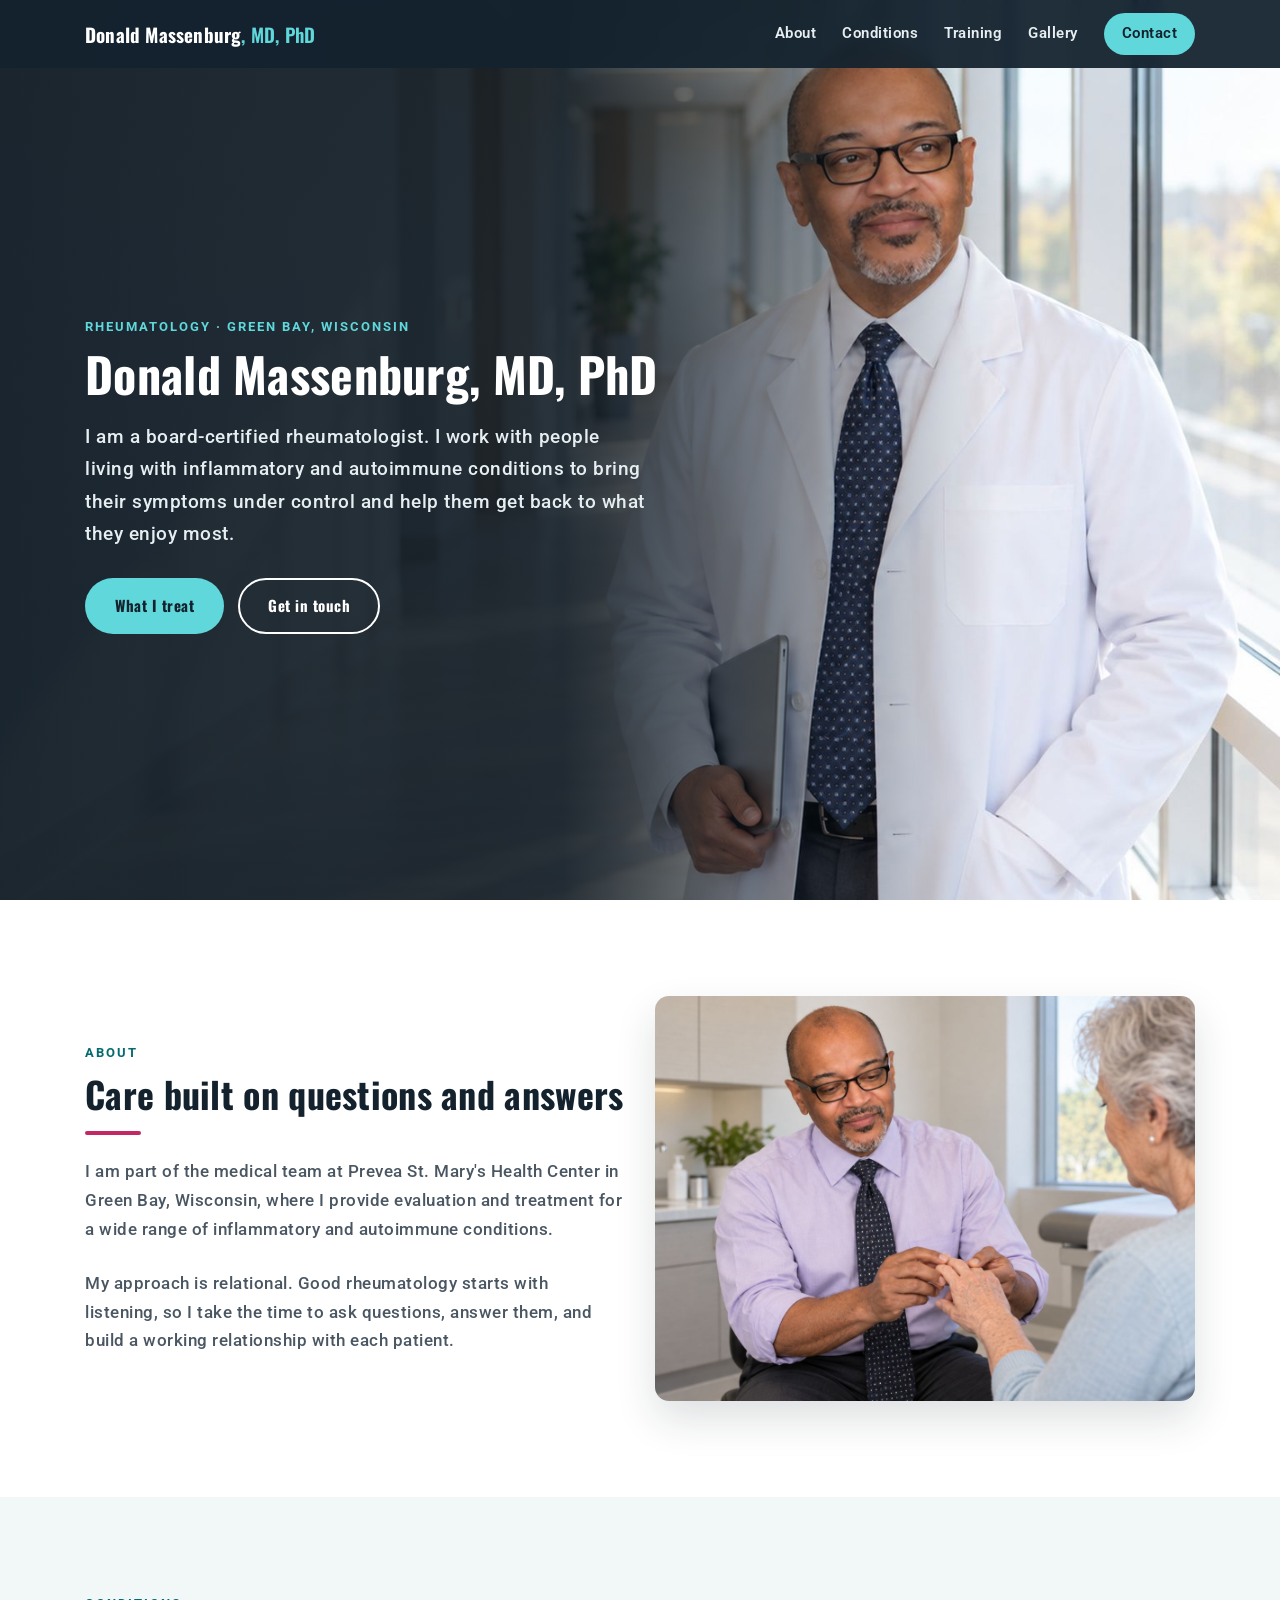
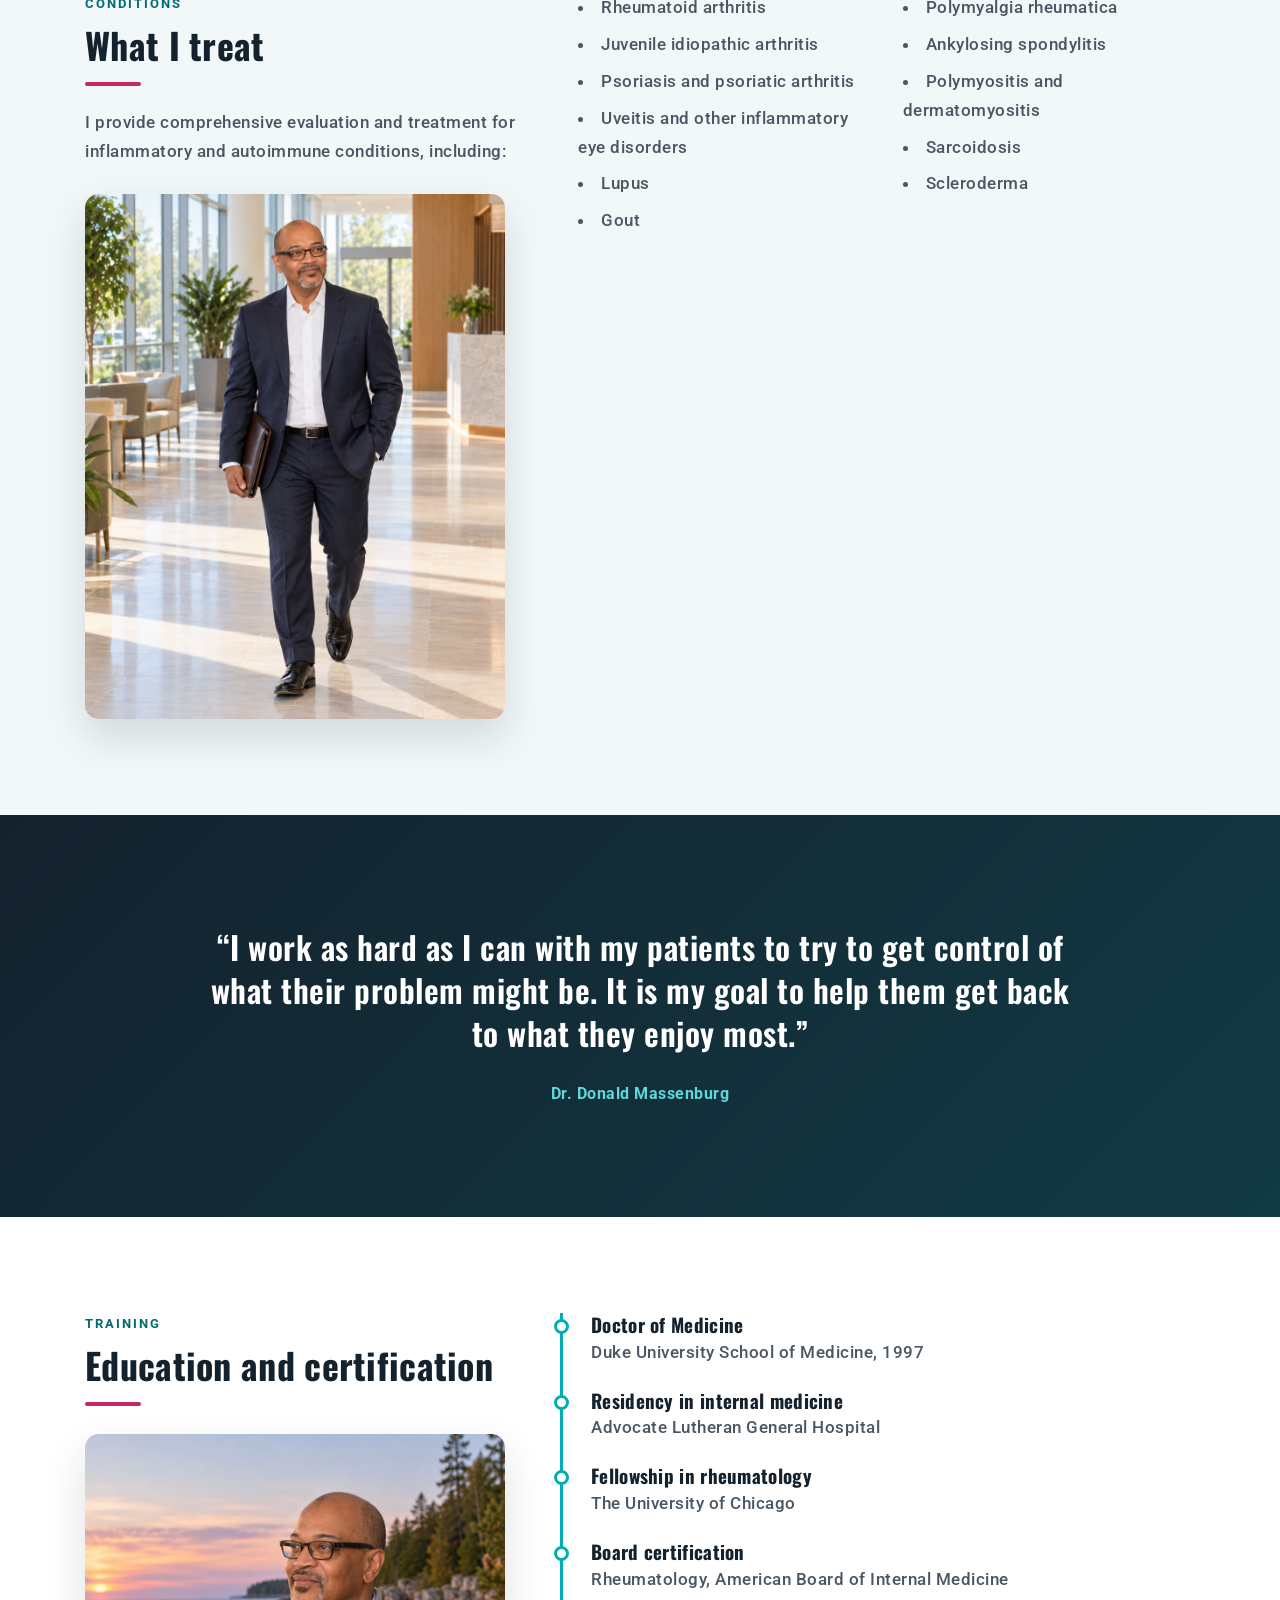
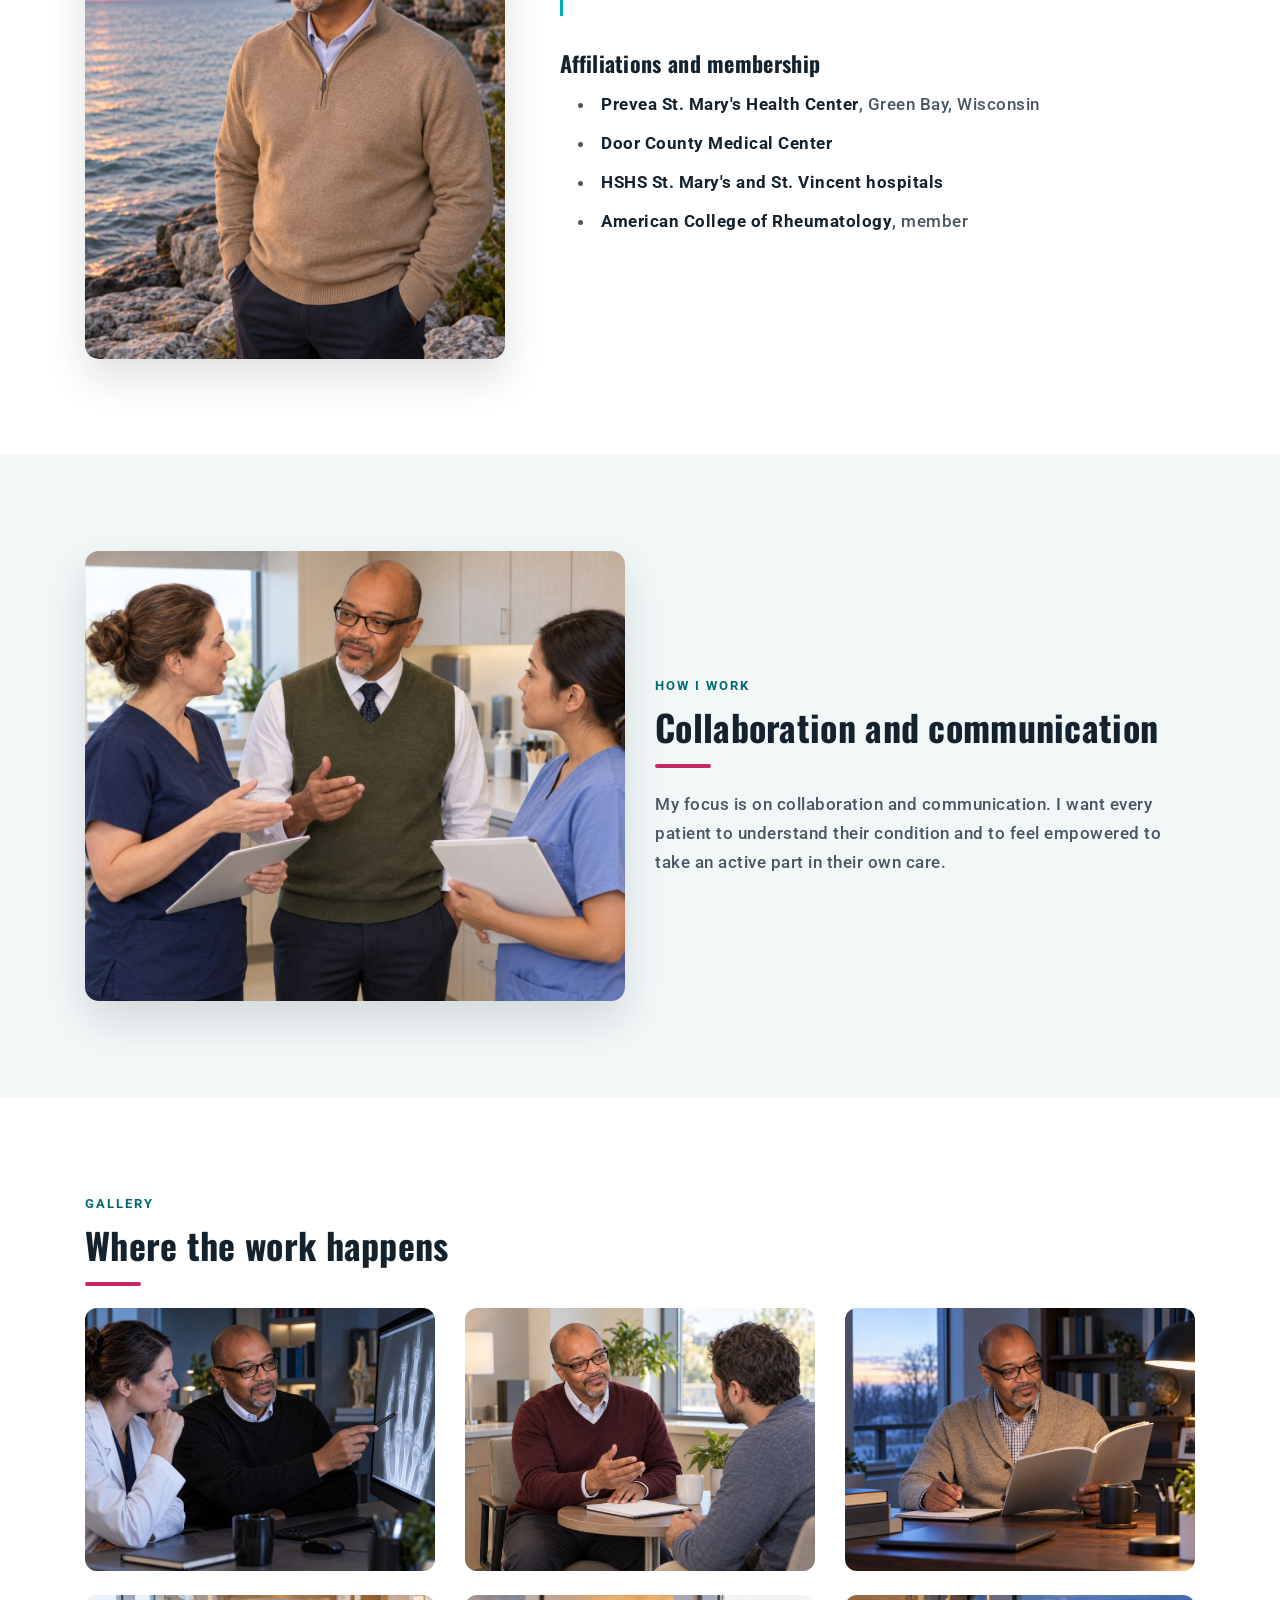
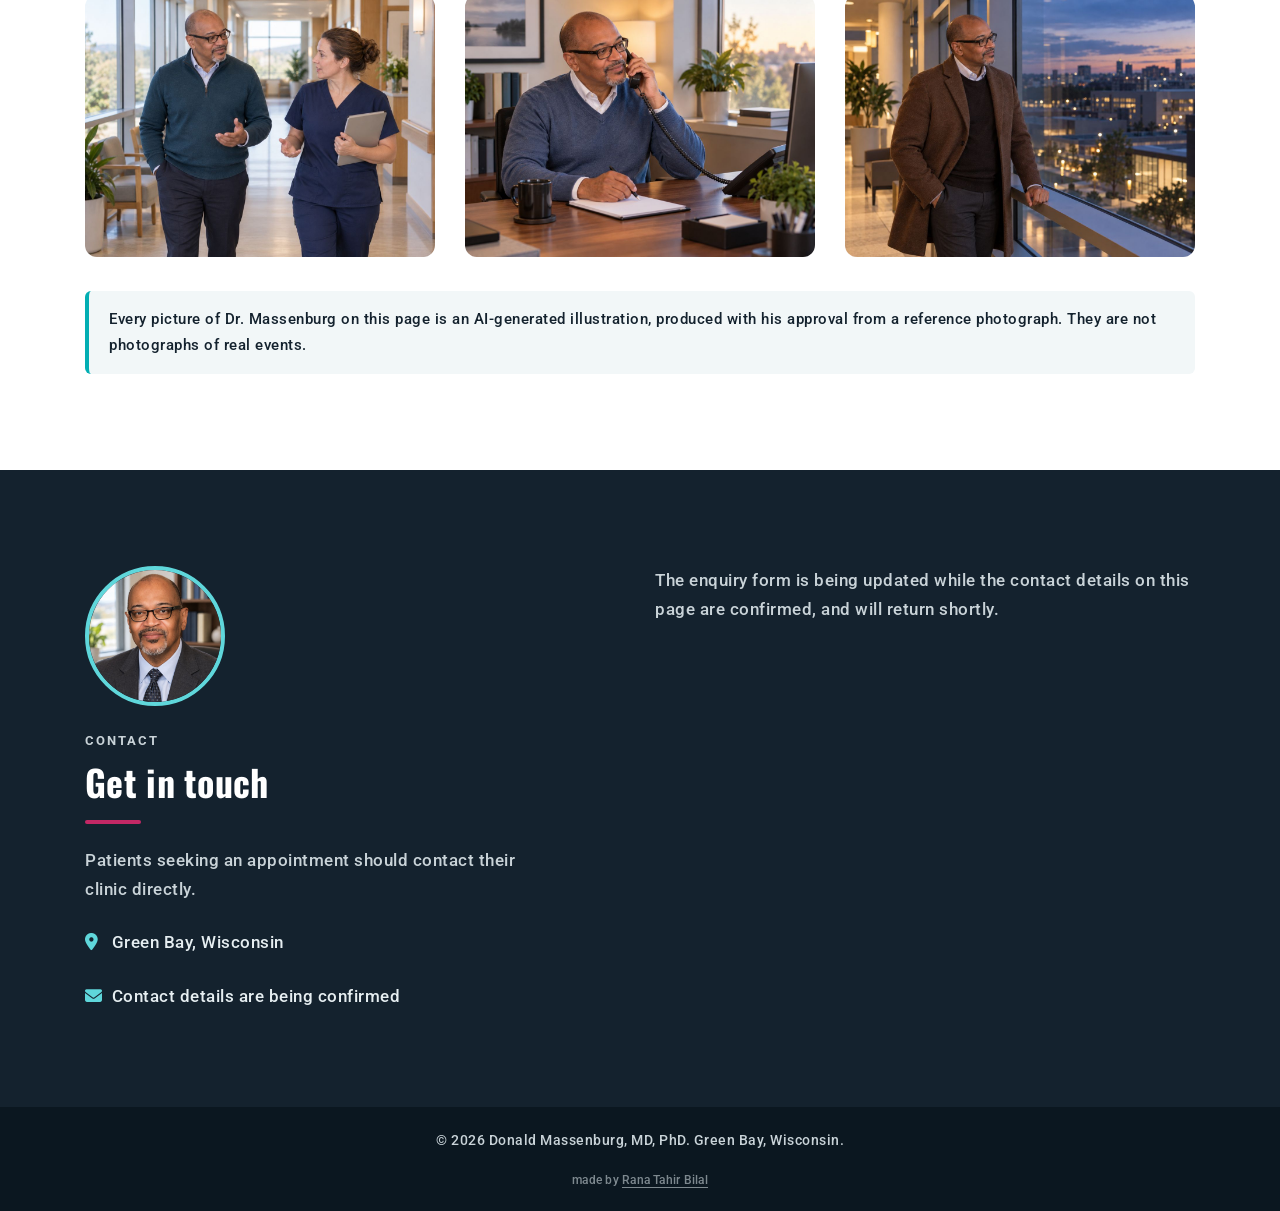
<file: index.html>
<!DOCTYPE html>
<html lang="en">
<head>
<meta charset="utf-8">
<meta name="viewport" content="width=device-width, initial-scale=1">
<title>Dr. Donald Massenburg, MD, PhD | Rheumatologist, Green Bay</title>
<meta name="description" content="Donald Massenburg, MD, PhD: a board-certified rheumatologist in Green Bay, Wisconsin, caring for people with arthritis, lupus, gout and other inflammatory and autoimmune conditions.">
<!-- WHILE ON github.io: keep noindex. WHEN MOVED TO HIS OWN DOMAIN: delete the next line and change robots.txt to "Allow: /". -->
<meta name="robots" content="noindex, nofollow">
<link rel="icon" href="img/favicon.png">
<link rel="preconnect" href="https://fonts.googleapis.com">
<link rel="preconnect" href="https://fonts.gstatic.com" crossorigin>
<link rel="stylesheet" href="https://fonts.googleapis.com/css2?family=Oswald:wght@400;500;600&family=Roboto:wght@400;500;700&display=swap">
<link rel="stylesheet" href="vendor/css/bundle.min.css">
<!-- Own stylesheet last so it wins the cascade -->
<link rel="stylesheet" href="css/dm-site.css">
</head>
<body>

<a class="dm-skip" href="#dm-main">Skip to content</a>

<!-- Header: written fresh; the demo's nav script is not used. -->
<header class="dm-header" id="dm-header">
  <div class="container dm-header-row">
    <a class="dm-brand" href="#top">Donald Massenburg<span>, MD, PhD</span></a>
    <nav class="dm-nav" aria-label="Main">
      <a href="#about-sec">About</a>
      <a href="#skill-sec">Conditions</a>
      <a href="#team-section">Training</a>
      <a href="#lastest-blog">Gallery</a>
      <a href="#contact-sec" class="dm-nav-cta">Contact</a>
    </nav>
    <button class="dm-burger" id="dm-burger" aria-label="Open menu" aria-expanded="false" aria-controls="dm-drawer"><i class="fas fa-bars" aria-hidden="true"></i></button>
  </div>
</header>

<div class="dm-drawer" id="dm-drawer" aria-hidden="true">
  <button class="dm-drawer-close" id="dm-drawer-close" aria-label="Close menu"><svg width="22" height="22" viewBox="0 0 24 24" aria-hidden="true" focusable="false"><path d="M5 5l14 14M19 5L5 19" stroke="currentColor" stroke-width="2.4" stroke-linecap="round"/></svg></button>
  <nav aria-label="Mobile">
    <a href="#about-sec">About</a>
    <a href="#skill-sec">Conditions</a>
    <a href="#team-section">Training</a>
    <a href="#lastest-blog">Gallery</a>
    <a href="#contact-sec">Contact</a>
  </nav>
  <p class="dm-drawer-note">Board-certified rheumatologist, Green Bay, Wisconsin</p>
</div>

<main id="dm-main">

<!-- HERO (demo shell: banner). Demo slider removed. -->
<section id="banner" class="dm-hero" aria-label="Introduction">
  <span id="top"></span>
  <div class="container">
    <div class="dm-hero-text">
      <p class="dm-eyebrow dm-eyebrow-lift">Rheumatology &middot; Green Bay, Wisconsin</p>
      <h1>Donald Massenburg, MD, PhD</h1>
      <p class="dm-hero-lede">I am a board-certified rheumatologist. I work with people living with inflammatory and autoimmune conditions to bring their symptoms under control and help them get back to what they enjoy most.</p>
      <div class="dm-hero-actions">
        <a class="dm-btn dm-btn-solid" href="#skill-sec">What I treat</a>
        <a class="dm-btn dm-btn-ghost" href="#contact-sec">Get in touch</a>
      </div>
    </div>
  </div>
</section>

<!-- ABOUT (demo shell: #about-sec) -->
<section id="about-sec" class="about-sec dm-section">
  <div class="container">
    <div class="row align-items-center">
      <div class="col-lg-6 mb-5 mb-lg-0">
        <p class="dm-eyebrow">About</p>
        <h2 class="dm-h2">Care built on questions and answers</h2>
        <p>I am part of the medical team at Prevea St. Mary's Health Center in Green Bay, Wisconsin, where I provide evaluation and treatment for a wide range of inflammatory and autoimmune conditions.</p>
        <p>My approach is relational. Good rheumatology starts with listening, so I take the time to ask questions, answer them, and build a working relationship with each patient.</p>
        <!-- Needs Client Confirmation: current role at Prevea (the employer profile page no longer displays; the release is dated September 2025). -->
      </div>
      <div class="col-lg-6">
        <figure class="dm-figure"><img src="img/research.jpg" width="1200" height="900" alt="Dr. Massenburg gently examining the finger joints of an older woman" loading="lazy"></figure>
      </div>
    </div>
  </div>
</section>

<!-- CONDITIONS (demo shell: #skill-sec). Progress bars removed. -->
<section id="skill-sec" class="skill-sec dm-section dm-soft">
  <div class="container">
    <div class="row">
      <div class="col-lg-5 mb-5 mb-lg-0">
        <p class="dm-eyebrow">Conditions</p>
        <h2 class="dm-h2">What I treat</h2>
        <p>I provide comprehensive evaluation and treatment for inflammatory and autoimmune conditions, including:</p>
        <figure class="dm-figure dm-figure-tall"><img src="img/company.jpg" width="960" height="1200" alt="Dr. Massenburg walking through a clinic lobby" loading="lazy"></figure>
      </div>
      <div class="col-lg-7">
        <ul class="dm-conditions">
          <li>Rheumatoid arthritis</li>
          <li>Juvenile idiopathic arthritis</li>
          <li>Psoriasis and psoriatic arthritis</li>
          <li>Uveitis and other inflammatory eye disorders</li>
          <li>Lupus</li>
          <li>Gout</li>
          <li>Polymyalgia rheumatica</li>
          <li>Ankylosing spondylitis</li>
          <li>Polymyositis and dermatomyositis</li>
          <li>Sarcoidosis</li>
          <li>Scleroderma</li>
        </ul>
      </div>
    </div>
  </div>
</section>

<!-- QUOTE (demo shell: #testimonial-sec). Invented testimonials removed. -->
<section id="testimonial-sec" class="dm-band dm-band-a" aria-label="In his words">
  <div class="container">
    <blockquote class="dm-quote">
      <p>&ldquo;I work as hard as I can with my patients to try to get control of what their problem might be. It is my goal to help them get back to what they enjoy most.&rdquo;</p>
      <footer>Dr. Donald Massenburg</footer>
    </blockquote>
  </div>
</section>

<!-- TRAINING (demo shell: #team-section) -->
<section id="team-section" class="dm-section">
  <div class="container">
    <div class="row">
      <div class="col-lg-5 mb-5 mb-lg-0">
        <p class="dm-eyebrow">Training</p>
        <h2 class="dm-h2">Education and certification</h2>
        <figure class="dm-figure dm-figure-tall"><img src="img/career.jpg" width="960" height="1200" alt="Dr. Massenburg at dusk by the water, looking out" loading="lazy"></figure>
      </div>
      <div class="col-lg-7">
        <ol class="dm-timeline">
          <li><h3>Doctor of Medicine</h3><p>Duke University School of Medicine, 1997</p></li>
          <li><h3>Residency in internal medicine</h3><p>Advocate Lutheran General Hospital</p></li>
          <li><h3>Fellowship in rheumatology</h3><p>The University of Chicago</p></li>
          <li><h3>Board certification</h3><p>Rheumatology, American Board of Internal Medicine</p></li>
        </ol>
        <!-- Needs Client Confirmation: field, institution and year of the PhD; residency and fellowship years. None published, none shown. -->
        <h3 class="dm-h3">Affiliations and membership</h3>
        <ul class="dm-list">
          <li><strong>Prevea St. Mary's Health Center</strong>, Green Bay, Wisconsin</li>
          <li><strong>Door County Medical Center</strong></li>
          <li><strong>HSHS St. Mary's and St. Vincent hospitals</strong></li>
          <li><strong>American College of Rheumatology</strong>, member</li>
        </ul>
      </div>
    </div>
  </div>
</section>

<!-- TEAM CARE (demo shell: #company-portfolio-section) -->
<section id="company-portfolio-section" class="dm-section dm-soft">
  <div class="container">
    <div class="row align-items-center">
      <div class="col-lg-6 order-lg-2 mb-5 mb-lg-0">
        <p class="dm-eyebrow">How I work</p>
        <h2 class="dm-h2">Collaboration and communication</h2>
        <p>My focus is on collaboration and communication. I want every patient to understand their condition and to feel empowered to take an active part in their own care.</p>
      </div>
      <div class="col-lg-6 order-lg-1">
        <figure class="dm-figure"><img src="img/mission.jpg" width="1200" height="1000" alt="Dr. Massenburg in conversation with members of his care team" loading="lazy"></figure>
      </div>
    </div>
  </div>
</section>

<!-- GALLERY (demo shell: #lastest-blog). Blog posts and #brand logo carousel removed. -->
<section id="lastest-blog" class="dm-section">
  <div class="container">
    <p class="dm-eyebrow">Gallery</p>
    <h2 class="dm-h2">Where the work happens</h2>
    <div class="row dm-gallery">
      <div class="col-sm-6 col-lg-4"><figure><img src="img/plate-1.jpg" width="1200" height="900" loading="lazy" alt="Reviewing a hand X-ray with a colleague"></figure></div>
      <div class="col-sm-6 col-lg-4"><figure><img src="img/plate-2.jpg" width="1200" height="900" loading="lazy" alt="Explaining a treatment plan to a patient"></figure></div>
      <div class="col-sm-6 col-lg-4"><figure><img src="img/plate-3.jpg" width="1200" height="900" loading="lazy" alt="Reading early in the morning"></figure></div>
      <div class="col-sm-6 col-lg-4"><figure><img src="img/plate-4.jpg" width="1200" height="900" loading="lazy" alt="Walking a hospital corridor with a nurse"></figure></div>
      <div class="col-sm-6 col-lg-4"><figure><img src="img/plate-5.jpg" width="1200" height="900" loading="lazy" alt="On the phone with a patient in his office"></figure></div>
      <div class="col-sm-6 col-lg-4"><figure><img src="img/plate-6.jpg" width="1200" height="900" loading="lazy" alt="A quiet moment at a window at the end of the day"></figure></div>
    </div>
    <p class="dm-disclosure">Every picture of Dr. Massenburg on this page is an AI-generated illustration, produced with his approval from a reference photograph. They are not photographs of real events.</p>
  </div>
</section>

<!-- CONTACT (demo shell: #contact-sec). Posts to FormSubmit at the client's own address. -->
<section id="contact-sec" class="dm-contact">
  <div class="container">
    <div class="row">
      <div class="col-lg-5 mb-5 mb-lg-0">
        <img class="dm-contact-portrait" src="img/portrait.jpg" width="960" height="1200" alt="Portrait of Dr. Donald Massenburg" loading="lazy">
        <p class="dm-eyebrow dm-eyebrow-lift">Contact</p>
        <h2 class="dm-h2">Get in touch</h2>
        <p>Patients seeking an appointment should contact their clinic directly.</p>
        <p class="dm-contact-line"><i class="fas fa-map-marker-alt" aria-hidden="true"></i> Green Bay, Wisconsin</p>
        <p class="dm-contact-line"><i class="fas fa-envelope" aria-hidden="true"></i> Contact details are being confirmed</p>
      </div>
      <div class="col-lg-6 offset-lg-1">
        <!-- Enquiry form withdrawn 2026-10-06. The address it delivered to,
             donaldmassenburg@yahoo.com, hard bounced on 6 October, so every message sent
             through this form would have been accepted by the page and then silently lost.
             A form that discards enquiries is worse than no form. Restore it, with the
             original markup below, the moment a working address is confirmed.
        <form class="dm-form" action="https://formsubmit.co/REPLACE-WITH-WORKING-ADDRESS" method="POST">
          <input type="hidden" name="_subject" value="New enquiry from your website">
          <input type="hidden" name="_template" value="table">
          <input type="hidden" name="_next" value="https://ranatahirbilal.github.io/donald-massenburg/#contact-sec">
          <input type="text" name="_honey" class="dm-honey" tabindex="-1" autocomplete="off" aria-hidden="true">
          <label for="dm-name">Name</label>
          <input id="dm-name" type="text" name="name" required autocomplete="name">
          <label for="dm-email">Email</label>
          <input id="dm-email" type="email" name="email" required autocomplete="email">
          <label for="dm-msg">Message</label>
          <textarea id="dm-msg" name="message" rows="5" required></textarea>
          <p class="dm-small dm-form-note">Please do not include medical details in this form.</p>
          <button type="submit" class="dm-btn dm-btn-solid">Send message</button>
        </form>
        -->
        <div class="dm-form">
          <p>The enquiry form is being updated while the contact details on this page are confirmed, and will return shortly.</p>
        </div>
      </div>
    </div>
  </div>
</section>

</main>

<footer class="dm-foot">
  <div class="container">
    <p>&copy; <span id="dm-year">2026</span> Donald Massenburg, MD, PhD. Green Bay, Wisconsin.</p>
  </div>

<p style="margin:18px 0 0;font-size:12px;line-height:1.5;opacity:.6;letter-spacing:.02em">made by <a href="https://ranatahirbilal.com" rel="nofollow noopener" target="_blank" style="color:inherit;text-decoration:none;border-bottom:1px solid currentColor">Rana Tahir Bilal</a></p>
</footer>

<script src="js/dm-site.js"></script>
</body>
</html>
</file>
<file: css/dm-site.css>
/* Donald Massenburg site. Built on the MegaOne "brooklyn" demo shell (section ids kept).
   All site styles use the dm- prefix. Loaded last.
   Palette follows the demo's teal with its magenta as a warm second accent, darkened until it passes AA. */
:root{
  --dm-ink:#14222E;       /* 16.18 on white */
  --dm-muted:#4A5763;     /*  7.41 on white, 6.86 on --dm-soft */
  --dm-soft:#F2F7F8;
  --dm-acc:#02AEB3;       /* the demo teal: rules and bars only (2.72 on white, never text) */
  --dm-acc-ink:#036B6F;   /*  6.29 on white, 5.83 on --dm-soft: small text on light */
  --dm-acc-lift:#5FD7DB;  /*  9.42 on --dm-ink: small text on dark */
  --dm-green:#C32865;     /* the demo magenta, decorative bars only */
  --dm-line:#D6E3E6;
}

html{scroll-behavior:smooth;scroll-padding-top:76px}
body{font-family:'Roboto',Arial,sans-serif;color:var(--dm-ink);background:#fff;font-size:17px;line-height:1.7;margin:0}
h1,h2,h3,.dm-brand{font-family:'Oswald',Arial,sans-serif;letter-spacing:.3px}
a{color:var(--dm-acc-ink)}
a:hover{color:var(--dm-ink)}
img{max-width:100%;height:auto;display:block}
p{color:var(--dm-muted)}

.dm-skip{position:absolute;left:-999px;top:0;background:#fff;color:var(--dm-ink);padding:8px 14px;z-index:100}
.dm-skip:focus{left:8px}

/* Header: fixed at top (the demo pinned its nav to the foot of the hero) */
.dm-header{position:fixed;top:0;left:0;right:0;z-index:50;background:rgba(20,34,46,.94);backdrop-filter:blur(6px)}
.dm-header-row{display:flex;align-items:center;justify-content:space-between;height:68px}
.dm-brand{color:#fff;font-weight:800;font-size:19px;text-decoration:none;letter-spacing:.2px}
.dm-brand span{color:var(--dm-acc-lift);font-weight:600}
.dm-brand:hover{color:#fff}
.dm-nav{display:flex;gap:26px;align-items:center}
.dm-nav a{color:#E6EEF1;font-weight:600;font-size:15px;text-decoration:none}
.dm-nav a:hover{color:var(--dm-acc-lift)}
.dm-nav .dm-nav-cta{background:var(--dm-acc-lift);color:var(--dm-ink);padding:8px 18px;border-radius:30px}
.dm-nav .dm-nav-cta:hover{background:#fff;color:var(--dm-ink)}
.dm-burger{display:none;background:none;border:0;color:#fff;font-size:24px;padding:6px 8px;cursor:pointer}

.dm-drawer{position:fixed;top:0;right:0;bottom:0;width:300px;max-width:85vw;background:var(--dm-ink);z-index:60;transform:translateX(100%);transition:transform .3s ease;padding:70px 30px 30px;visibility:hidden}
.dm-drawer.is-open{transform:none;visibility:visible}
.dm-drawer nav a{display:block;color:#fff;font-family:'Oswald',Arial,sans-serif;font-weight:600;font-size:20px;text-decoration:none;padding:10px 0;border-bottom:1px solid rgba(255,255,255,.12)}
.dm-drawer nav a:hover{color:var(--dm-acc-lift)}
.dm-drawer-close{position:absolute;top:18px;right:20px;background:none;border:0;color:#fff;font-size:26px;cursor:pointer}
.dm-drawer-note{color:#C9D3D8;font-size:14px;margin-top:24px}

/* Hero. The demo's .background-carousal carried a carousel and absolute slabs; reset them. */
.dm-hero{position:relative;min-height:100vh;padding:140px 0 90px;
  background:#14222E url(../img/hero.jpg) center right/cover no-repeat;display:flex;align-items:center}
.dm-hero::before{content:"";position:absolute;inset:0; /* measured: lede needs the dark zone to reach ~60% */
  background:linear-gradient(90deg,rgba(12,24,34,.93) 0%,rgba(12,24,34,.88) 44%,rgba(12,24,34,.5) 60%,rgba(12,24,34,0) 78%)}
.dm-hero .container{position:relative}
.dm-hero-text{max-width:660px}
.dm-hero-lede{max-width:560px}
.dm-hero h1{color:#fff;font-weight:800;font-size:48px;line-height:1.1;margin:10px 0 20px}
.dm-hero-lede{color:#E6EEF1;font-size:19px}
.dm-hero-actions{display:flex;flex-wrap:wrap;gap:14px;margin-top:28px}

.dm-eyebrow{text-transform:uppercase;letter-spacing:2px;font-weight:700;font-size:13px;color:var(--dm-acc-ink);margin-bottom:8px}
.dm-eyebrow-lift{color:var(--dm-acc-lift)}

.dm-btn{display:inline-block;font-family:'Oswald',Arial,sans-serif;font-weight:700;font-size:15px;padding:13px 28px;border-radius:40px;text-decoration:none;border:2px solid transparent;cursor:pointer}
.dm-btn-solid{background:var(--dm-acc-lift);color:var(--dm-ink)}
.dm-btn-solid:hover{background:#fff;color:var(--dm-ink)}
.dm-btn-ghost{border-color:#fff;color:#fff}
.dm-btn-ghost:hover{background:#fff;color:var(--dm-ink)}

.dm-section{padding:96px 0}
.dm-soft{background:var(--dm-soft)}
.dm-h2{font-size:36px;font-weight:700;line-height:1.2;margin-bottom:22px;color:var(--dm-ink)}
.dm-h2::after{content:"";display:block;width:56px;height:4px;background:var(--dm-green);margin-top:16px;border-radius:2px}
.dm-h3{font-size:22px;font-weight:700;margin:34px 0 14px}

.dm-figure{margin:0;border-radius:14px;overflow:hidden;box-shadow:0 18px 40px rgba(20,34,46,.14)}
.dm-figure-tall{margin-top:28px;max-width:420px}

.dm-cards{margin-top:60px}
.dm-card{background:#fff;border:1px solid var(--dm-line);border-top:4px solid var(--dm-acc);border-radius:12px;padding:30px 26px;height:100%}
.dm-card i{font-size:30px;color:var(--dm-acc);margin-bottom:14px}
.dm-card h3{font-size:20px;font-weight:700;margin-bottom:10px;color:var(--dm-ink)}
.dm-card p{margin:0}
.dm-cards .col-md-4{margin-bottom:24px}
.dm-card-plain{border-top-color:var(--dm-green)}

.dm-list{padding-left:18px;margin:0}
.dm-list li{color:var(--dm-muted);margin-bottom:10px}
.dm-list strong{color:var(--dm-ink)}
.dm-small{font-size:15px}

.dm-timeline{list-style:none;padding:0;margin:0;border-left:3px solid var(--dm-acc)}
.dm-timeline li{position:relative;padding:0 0 22px 28px}
.dm-timeline li::before{content:"";position:absolute;left:-9px;top:6px;width:15px;height:15px;border-radius:50%;background:#fff;border:3px solid var(--dm-acc)}
.dm-timeline h3{font-size:19px;font-weight:700;margin:0 0 2px;color:var(--dm-ink)}
.dm-timeline p{margin:0}

/* Quote bands */
.dm-band{position:relative;padding:110px 0;background:#14222E center/cover no-repeat;color:#fff}
.dm-band::before{content:"";position:absolute;inset:0;background:rgba(12,24,34,.84)}
.dm-band .container{position:relative;max-width:900px;text-align:center}
.dm-band-a{background-image:url(../img/company.jpg);background-position:center 30%}
.dm-band-b{background:linear-gradient(135deg,#14222E 0%,#113A44 100%)}
.dm-band-b::before{display:none}
.dm-quote-portrait{width:150px;height:150px;object-fit:cover;object-position:center 22%;border-radius:50%;border:4px solid var(--dm-acc-lift);margin:0 auto 28px}
.dm-quote{margin:0}
.dm-quote p{color:#fff;font-family:'Oswald',Arial,sans-serif;font-weight:600;font-size:32px;line-height:1.35}
.dm-quote footer{color:var(--dm-acc-lift);font-weight:700;margin-top:14px;font-size:16px}
.dm-band-note{color:#E6EEF1;margin-top:24px;font-size:17px}

.dm-gallery figure{margin:0 0 24px;border-radius:12px;overflow:hidden}
.dm-gallery img{transition:transform .5s ease}
.dm-gallery figure:hover img{transform:scale(1.04)}
.dm-disclosure{margin-top:10px;padding:16px 20px;background:var(--dm-soft);border-left:4px solid var(--dm-acc);color:var(--dm-ink);font-size:15px;border-radius:6px}

/* Contact */
.dm-contact{background:var(--dm-ink);padding:96px 0}
.dm-contact .dm-h2{color:#fff}
.dm-contact p{color:#C9D3D8}
.dm-contact-line{color:#E6EEF1 !important}
.dm-contact-line i{color:var(--dm-acc-lift);width:22px}
.dm-contact a{color:var(--dm-acc-lift)}
.dm-contact a:hover{color:#fff}
.dm-form label{display:block;color:#fff;font-weight:600;font-size:15px;margin:14px 0 6px}
.dm-form input,.dm-form textarea{width:100%;background:#21323F;border:1px solid #41586A;color:#fff;border-radius:8px;padding:12px 14px;font-size:16px}
.dm-form input:focus,.dm-form textarea:focus{outline:2px solid var(--dm-acc-lift);border-color:var(--dm-acc-lift)}
.dm-form .dm-btn{margin-top:8px}
.dm-form-note{margin:10px 0 6px}
.dm-honey{display:none !important}

.dm-foot{background:#0B1720;padding:22px 0}
.dm-foot p{color:#C9D3D8;margin:0;font-size:14px;text-align:center}

a:focus-visible,button:focus-visible{outline:3px solid var(--dm-acc-lift);outline-offset:2px}

@media (max-width:991px){
  .dm-nav{display:none}
  .dm-burger{display:block}
  .dm-hero{background-position:72% center}
  .dm-hero::before{background:linear-gradient(180deg,rgba(12,24,34,.72) 0%,rgba(12,24,34,.9) 45%)}
  .dm-hero h1{font-size:40px}
  .dm-section{padding:70px 0}
  .dm-h2{font-size:30px}
  .dm-quote p{font-size:25px}
}
@media (max-width:575px){
  .dm-hero h1{font-size:34px}
  .dm-hero-lede{font-size:17px}
  .dm-brand span{display:none}
}
@media (prefers-reduced-motion:reduce){
  html{scroll-behavior:auto}
  .dm-drawer,.dm-gallery img{transition:none}
}

/* bundle.min.css sets "a:focus, button:focus { color: inherit }" (0,1,1), which beats
   single-class colours and made the focused drawer close button ink on ink. Restate them. */
.dm-drawer-close:focus,.dm-burger:focus,.dm-brand:focus{color:#fff}
.dm-nav a:focus{color:#E6EEF1}
.dm-nav .dm-nav-cta:focus,.dm-btn-solid:focus{color:var(--dm-ink)}
.dm-btn-ghost:focus{color:#fff}
.dm-drawer nav a:focus{color:#fff}
.dm-contact a:focus{color:var(--dm-acc-lift)}
.dm-skip:focus{color:var(--dm-ink)}

/* Donald Massenburg additions */
.dm-card i{color:var(--dm-acc-ink)}
.dm-band-a{background:linear-gradient(135deg,#14222E 0%,#113A44 100%)}
.dm-band-a::before{display:none}
.dm-gallery img{width:100%;aspect-ratio:4/3;object-fit:cover;object-position:center 25%}
.dm-conditions{columns:2;column-gap:32px;padding-left:18px;margin:0}
.dm-conditions li{color:var(--dm-muted);margin-bottom:8px;break-inside:avoid}
@media (max-width:575px){.dm-conditions{columns:1}}
.dm-contact-portrait{width:140px;height:140px;object-fit:cover;object-position:center 20%;border-radius:50%;border:4px solid var(--dm-acc-lift);margin-bottom:24px}
</file>
